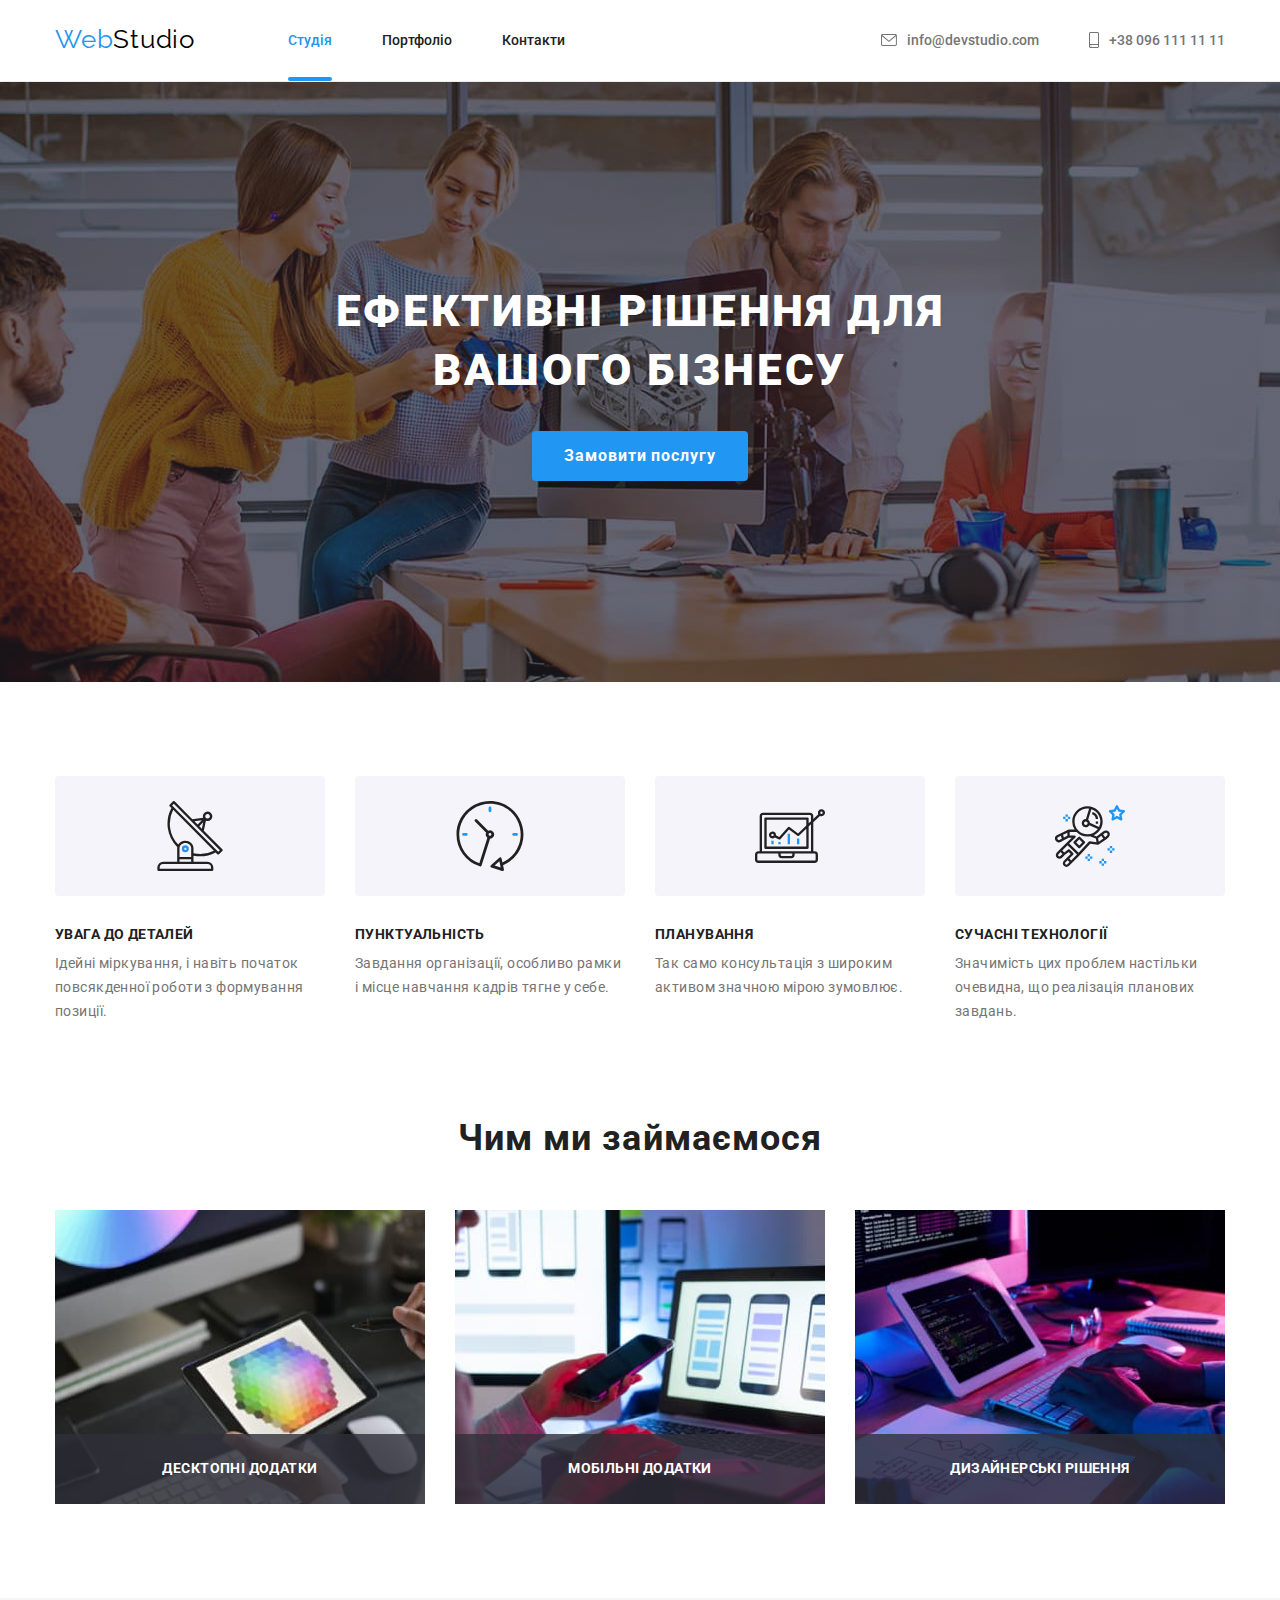
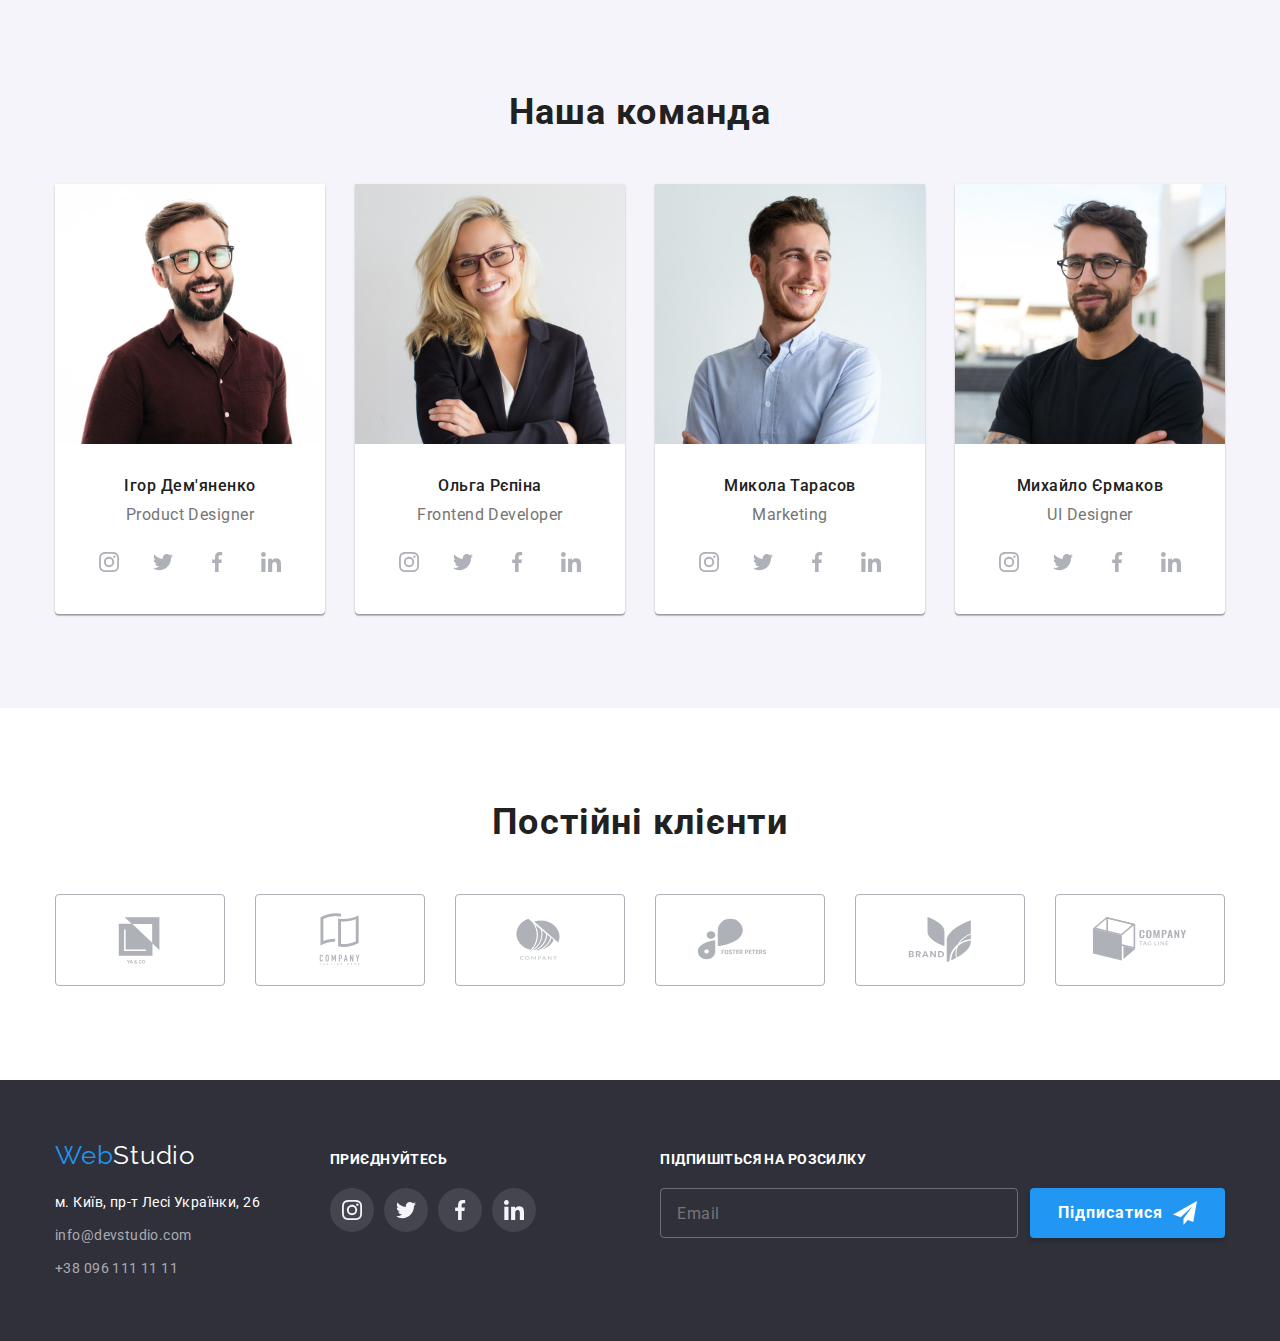
<file: index.html>
<!DOCTYPE html>
<html lang="uk">
<head>
    <meta charset="UTF-8">
    <meta http-equiv="X-UA-Compatible" content="IE=edge">
    <meta name="viewport" content="width=device-width, initial-scale=1.0">
    <title>Document</title>
    <link rel="preconnect" href="https://fonts.googleapis.com">
    <link rel="preconnect" href="https://fonts.gstatic.com" crossorigin>
    <link href="https://fonts.googleapis.com/css2?family=Raleway:wght@700&family=Roboto:wght@400;500;700;900&display=swap" rel="stylesheet">
    <link rel="stylesheet" href="https://cdnjs.cloudflare.com/ajax/libs/modern-normalize/1.0.0/modern-normalize.min.css"/>
    <link rel="stylesheet" href="./css/styles.css">
</head>
<body>
    <header class="header">
        <div class="container main-nav">  
            <nav class="header-nav">
                <a href="./index.html" class="logo"><span class="logo-accent">Web</span>Studio</a>
                <ul class="site-nav list">
                    <li class="item"><a href="./index.html" class="link current">Студія</a></li>
                    <li class="item"><a href="./portfolio.html" class="link">Портфоліо</a></li>
                    <li class="item"><a href="#" class="link">Контакти</a></li>
                </ul>
            </nav>
            <ul class="auth-nav list">
                <li class="item">
                    <a href="mailto:info@devstudio.com" class="link">
                        <svg class="mail-icon" width="16" height="12">
                            <use href="./img/icons_2.svg#icon-envelope-hover"></use>
                        </svg>
                        <span>info@devstudio.com</span>
                    </a>
                </li>
                <li class="item">
                    <a href="tel:+380961111111" class="link">
                        <svg class="tel-icon" width="10" height="16">
                            <use href="./img/icons_2.svg#icon-phone"></use>
                        </svg>
                        <span>+38 096 111 11 11</span>
                    </a>
                </li>
            </ul>
        </div>
    </header>
    <main>
        <section class="hero">
            <div class="container">
                <h1 class="hero-title">Ефективні рішення для вашого бізнесу</h1>
                <button type="button" class="hero-button" data-modal-open>Замовити послугу</button>
            </div>       
        </section>
        <section class="features">
            <div class="container">
                <h2 class="visually-hidden">Features</h2>
                <ul class="features-list list">
                    <li class="item">
                        <div class="features-icon-item">
                            <svg class="features-icon" width="70" height="70">
                                <use href="./img/icons_2.svg#icon-antenna"></use>
                            </svg>
                        </div>
                        <h3 class="features-title">УВАГА ДО ДЕТАЛЕЙ</h3>
                        <p class="fearures-description">Ідейні міркування, і навіть початок повсякденної роботи з формування позиції.</p>
                    </li>
                    <li class="item">
                        <div class="features-icon-item">
                            <svg class="features-icon" width="70" height="70">
                                <use href="./img/icons_2.svg#icon-clock"></use>
                            </svg>
                        </div>
                        <h3 class="features-title">ПУНКТУАЛЬНІСТЬ</h3>
                        <p class="fearures-description">Завдання організації, особливо рамки і місце навчання кадрів тягне у себе.</p>
                    </li>
                    <li class="item">
                        <div class="features-icon-item">
                            <svg class="features-icon" width="70" height="70">
                                <use href="./img/icons_2.svg#icon-diagram"></use>
                            </svg>
                        </div>
                        <h3 class="features-title">ПЛАНУВАННЯ</h3>
                        <p class="fearures-description">Так само консультація з широким активом значною мірою зумовлює.</p>
                    </li>
                    <li class="item">
                        <div class="features-icon-item">
                            <svg class="features-icon" width="70" height="70">
                                <use href="./img/icons_2.svg#icon-astronaut"></use>
                            </svg>
                        </div>
                        <h3 class="features-title">СУЧАСНІ ТЕХНОЛОГІЇ</h3>
                        <p class="fearures-description">Значимість цих проблем настільки очевидна, що реалізація планових завдань.</p>
                    </li>
                </ul>
            </div>   
        </section>
        <section class="work">
            <div class="container">
                <h2 class="work-title">Чим ми займаємося</h2>
                <ul class="work-list list">
                    <li class="work-photo">
                        <div class="work-image-group">
                            <img src="./img/img1sq.jpeg" alt="tablet" width="370" class="work-image">
                            <p class="work-description">Десктопні додатки</p>
                        </div>
                    </li>
                    <li class="work-photo">
                        <div class="work-image-group">
                            <img src="./img/img2sq.jpeg" alt="phone" width="370" class="work-image">
                            <p class="work-description">Мобільні додатки</p>
                        </div>
                    </li>
                    <li class="work-photo">
                        <div class="work-image-group">
                            <img src="./img/img3sq.jpeg" alt="laptop" width="370" class="work-image">
                            <p class="work-description">Дизайнерські рішення</p>
                        </div>
                    </li>
                </ul>
            </div>   
        </section>
        <section class="team">
            <div class="container">
                <h2 class="team-title">Наша команда</h2>
                <ul class="team-list list">
                    <li class="item">
                        <img src="./img/photo1sq.jpeg" alt="person1" width="270" class="person-photo">
                        <div class="team-text">
                            <h3 class="person-title">Ігор Дем'яненко</h3>
                            <p class="person-description">Product Designer</p>
                            <ul class="social-icon-group list">
                                <li class="social-item">
                                    <a href="" class="social-icon-link">
                                        <svg class="social-icon" width="20" height="20">
                                            <use href="./img/icons_2.svg#icon-instagram"></use>
                                        </svg>
                                    </a>
                                </li>
                                <li class="social-item">
                                    <a href="" class="social-icon-link">
                                        <svg class="social-icon" width="20" height="20">
                                            <use href="./img/icons_2.svg#icon-twitter"></use>
                                        </svg>
                                    </a>
                                </li>
                                <li class="social-item">
                                    <a href="" class="social-icon-link">
                                        <svg class="social-icon" width="20" height="20">
                                            <use href="./img/icons_2.svg#icon-facebook"></use>
                                        </svg>
                                    </a>
                                </li>
                                <li class="social-item">
                                    <a href="" class="social-icon-link">
                                        <svg class="social-icon" width="20" height="20">
                                            <use href="./img/icons_2.svg#icon-linkedin"></use>
                                        </svg>
                                    </a>
                                </li>
                            </ul>
                        </div>
                    </li>
                    <li class="item">
                        <img src="./img/photo2sq.jpeg" alt="person2" width="270" class="person-photo">
                        <div class="team-text">
                            <h3 class="person-title">Ольга Рєпіна</h3>
                            <p class="person-description">Frontend Developer</p>
                            <ul class="social-icon-group list">
                                <li class="social-item">
                                    <a href="" class="social-icon-link">
                                        <svg class="social-icon" width="20" height="20">
                                            <use href="./img/icons_2.svg#icon-instagram"></use>
                                        </svg>
                                    </a>
                                </li>
                                <li class="social-item">
                                    <a href="" class="social-icon-link">
                                        <svg class="social-icon" width="20" height="20">
                                            <use href="./img/icons_2.svg#icon-twitter"></use>
                                        </svg>
                                    </a>
                                </li>
                                <li class="social-item">
                                    <a href="" class="social-icon-link">
                                        <svg class="social-icon" width="20" height="20">
                                            <use href="./img/icons_2.svg#icon-facebook"></use>
                                        </svg>
                                    </a>
                                </li>
                                <li class="social-item">
                                    <a href="" class="social-icon-link">
                                        <svg class="social-icon" width="20" height="20">
                                            <use href="./img/icons_2.svg#icon-linkedin"></use>
                                        </svg>
                                    </a>
                                </li>
                            </ul>
                        </div>
                    </li>
                    <li class="item">
                        <img src="./img/photo3sq.jpeg" alt="person3" width="270" class="person-photo">
                        <div class="team-text">
                            <h3 class="person-title">Микола Тарасов</h3>
                            <p class="person-description">Marketing</p>
                            <ul class="social-icon-group list">
                                <li class="social-item">
                                    <a href="" class="social-icon-link">
                                        <svg class="social-icon" width="20" height="20">
                                            <use href="./img/icons_2.svg#icon-instagram"></use>
                                        </svg>
                                    </a>
                                </li>
                                <li class="social-item">
                                    <a href="" class="social-icon-link">
                                        <svg class="social-icon" width="20" height="20">
                                            <use href="./img/icons_2.svg#icon-twitter"></use>
                                        </svg>
                                    </a>
                                </li>
                                <li class="social-item">
                                    <a href="" class="social-icon-link">
                                        <svg class="social-icon" width="20" height="20">
                                            <use href="./img/icons_2.svg#icon-facebook"></use>
                                        </svg>
                                    </a>
                                </li>
                                <li class="social-item">
                                    <a href="" class="social-icon-link">
                                        <svg class="social-icon" width="20" height="20">
                                            <use href="./img/icons_2.svg#icon-linkedin"></use>
                                        </svg>
                                    </a>
                                </li>
                            </ul>
                        </div>
                    </li>
                    <li class="item">
                        <img src="./img/photo4sq.jpeg" alt="person4" width="270" class="person-photo">
                        <div class="team-text">
                            <h3 class="person-title">Михайло Єрмаков</h3>
                            <p class="person-description">UI Designer</p>
                            <ul class="social-icon-group list">
                                <li class="social-item">
                                    <a href="" class="social-icon-link">
                                        <svg class="social-icon" width="20" height="20">
                                            <use href="./img/icons_2.svg#icon-instagram"></use>
                                        </svg>
                                    </a>
                                </li>
                                <li class="social-item">
                                    <a href="" class="social-icon-link">
                                        <svg class="social-icon" width="20" height="20">
                                            <use href="./img/icons_2.svg#icon-twitter"></use>
                                        </svg>
                                    </a>
                                </li>
                                <li class="social-item">
                                    <a href="" class="social-icon-link">
                                        <svg class="social-icon" width="20" height="20">
                                            <use href="./img/icons_2.svg#icon-facebook"></use>
                                        </svg>
                                    </a>
                                </li>
                                <li class="social-item">
                                    <a href="" class="social-icon-link">
                                        <svg class="social-icon" width="20" height="20">
                                            <use href="./img/icons_2.svg#icon-linkedin"></use>
                                        </svg>
                                    </a>
                                </li>
                            </ul>
                        </div>
                    </li>
                </ul>
            </div>
            
        </section>
        <section class="clients">
            <div class="container">
                <h2 class="clients-title">Постійні клієнти</h2>
                <ul class="clients-list list">
                    <li class="clients-item">
                        <a href="" class="clients-link"><svg class="clients-icon" width="106" height="60"><use href="./img/icons_2.svg#icon-group"></use></svg></a>
                    </li>
                    <li class="clients-item">
                        <a href="" class="clients-link"><svg class="clients-icon" width="106" height="60"><use href="./img/icons_2.svg#icon-group-2"></use></svg></a>
                    </li>
                    <li class="clients-item">
                        <a href="" class="clients-link"><svg class="clients-icon" width="106" height="60"><use href="./img/icons_2.svg#icon-group-3"></use></svg></a>
                    </li>
                    <li class="clients-item">
                        <a href="" class="clients-link"><svg class="clients-icon" width="106" height="60"><use href="./img/icons_2.svg#icon-group-4"></use></svg></a>
                    </li>
                    <li class="clients-item">
                        <a href="" class="clients-link"><svg class="clients-icon" width="106" height="60"><use href="./img/icons_2.svg#icon-group-5"></use></svg></a>
                    </li>
                    <li class="clients-item">
                        <a href="" class="clients-link"><svg class="clients-icon" width="106" height="60"><use href="./img/icons_2.svg#icon-group-6"></use></svg></a>
                    </li>
                </ul>
            </div>
        </section>
    </main>
    <footer class="footer">
        <div class="footer-container container">
            <div class="addres-group">
                <a href="./index.html" class="footer-logo"><span class="logo-accent">Web</span>Studio</a>
                <address>
                    <ul class="footer-address list">
                        <li class="address-location"><a href="https://goo.gl/maps/7NMh1C5xexV4g5YN8" target="_blank" rel="noreferrer noopener nofollow" class="link">м. Київ, пр-т Лесі Українки, 26</a></li>
                        <li class="address-mail"><a href="mailto:info@devstudio.com" class="link">info@devstudio.com</a></li>
                        <li class="address-tel"><a href="tel:+380961111111" class="link">+38 096 111 11 11</a></li>
                    </ul>
                </address>
            </div>
            <div class="footer-social-group">
                <p class="social-discription">приєднуйтесь</p>
                    <ul class="footer-social-icon-group list">
                        <li class="footer-social-item">
                            <a href="" class="footer-social-icon-link">
                                <svg class="footer-social-icon" width="20" height="20">
                                    <use href="./img/icons_2.svg#icon-instagram"></use>
                                </svg>
                            </a>
                        </li>
                        <li class="footer-social-item">
                            <a href="" class="footer-social-icon-link">
                                <svg class="footer-social-icon" width="20" height="20">
                                    <use href="./img/icons_2.svg#icon-twitter"></use>
                                </svg>
                            </a>
                        </li>
                        <li class="footer-social-item">
                            <a href="" class="footer-social-icon-link">
                                <svg class="footer-social-icon" width="20" height="20">
                                    <use href="./img/icons_2.svg#icon-facebook"></use>
                                </svg>
                            </a>
                        </li>
                        <li class="footer-social-item">
                            <a href="" class="footer-social-icon-link">
                                <svg class="footer-social-icon" width="20" height="20">
                                    <use href="./img/icons_2.svg#icon-linkedin"></use>
                                </svg>
                            </a>
                        </li>
                    </ul>
            </div>
            <div class="footer-mailing-group">
                <p class="mailing-discription">Підпишіться на розсилку</p>
                <form action="mailing-group" class="mailing-group">
                    <label for="email"></label>
                    <input type="email" name="email" id="email" placeholder="Email" class="email-wrapper"/>
                    <button type="submit" class="submit-button">
                        <span>Підписатися</span> 
                        <svg class="mailing-icon" width="24" height="24">
                            <use href="./img/icons_2.svg#icon-send"></use>
                        </svg>
                    </button>
                </form>
                    
            </div>
        </div>
    </footer>
    <div class="modal-backdrop is-hidden" data-modal>
        <div class="modal">
            <div class="close-sign" data-modal-close>
                <svg class="modal-icon" width="11" height="11">
                    <use href="./img/icons_2.svg#icon-close"></use>
                </svg>
            </div>
            <form name="modal-form" class="modal-form">
                <p class="modal-title">Залиште свої дані, ми вам передзвонимо</p>

                <div class="form-item">
                    <label for="username" class="modal-label">Ім'я</label>
                    <div class="input-icon-group">
                        <input type="text" name="username" id="username" class="modal-input"/>
                        <svg class="modal-username-icon" width="18" height="18">
                            <use href="./img/icons_2.svg#icon-person"></use>
                        </svg>
                    </div>
                    
                </div>

                <div class="form-item">
                    <label for="tel" class="modal-label">Телефон</label>
                    <div class="input-icon-group">
                        <input type="tel" name="email" id="tel" class="modal-input"/>
                        <svg class="modal-phone-icon" width="18" height="18">
                            <use href="./img/icons_2.svg#icon-phone2"></use>
                        </svg>
                    </div>
                </div>
                
                <div class="form-item">
                    <label for="modal-email" class="modal-label">Пошта</label>   
                    <div class="input-icon-group">
                        <input type="email" name="email" id="modal-email" class="modal-input"/>
                        <svg class="modal-mail-icon" width="18" height="18">
                            <use href="./img/icons_2.svg#icon-email2"></use>
                        </svg> 
                    </div>
                </div>
                
                <div class="form-area">
                    <label for="feedback" class="modal-label">Коментар</label>  
                    <textarea name="feedback" id="feedback" placeholder="Введіть текст" class="modal-textarea"></textarea>    
                </div>
                
                <div class="form-rules">
                    <label for="policy" class="form-policy">
                      <input type="checkbox" name="policy" id="policy" class="checkbox visually-hidden">
                    <span class="check-icon"></span>
                      Погоджуюся з розсилкою та приймаю <a href="#" class="checkbox-link">Умови договору</a></label>
                </div>
                <button type="submit" class="modal-submit-button">Відправити</button>
            </form>
        </div>
    </div>
    <script src="./js/modal.js"></script>
</body>
</html>
</file>
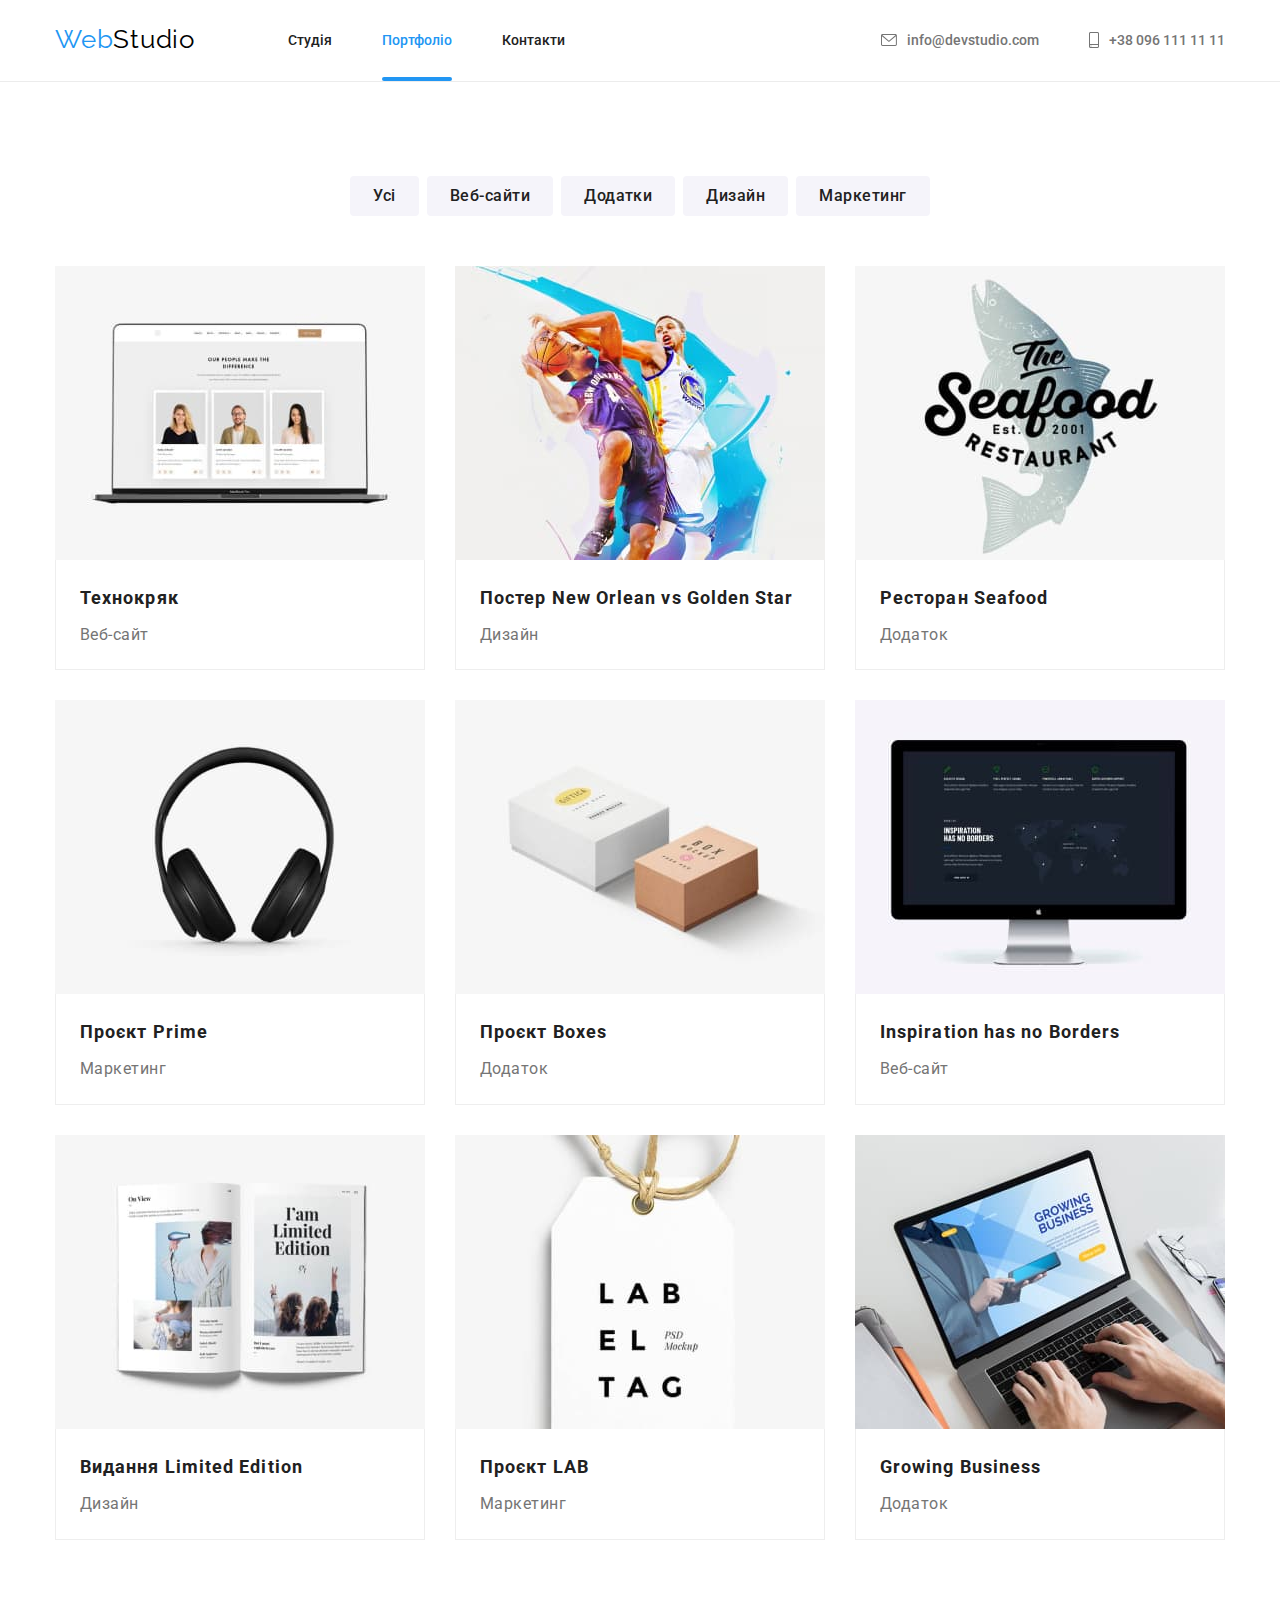
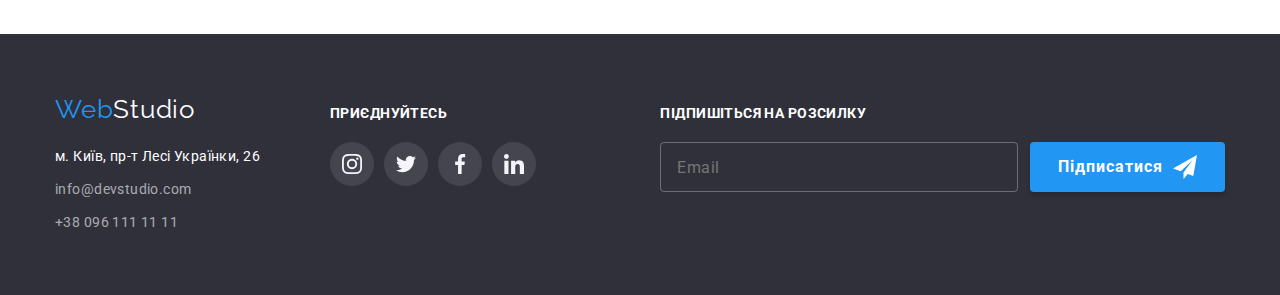
<file: portfolio.html>
<!DOCTYPE html>
<html lang="uk">
<head>
    <meta charset="UTF-8">
    <meta http-equiv="X-UA-Compatible" content="IE=edge">
    <meta name="viewport" content="width=device-width, initial-scale=1.0">
    <title>Document</title>
    <link rel="preconnect" href="https://fonts.googleapis.com">
    <link rel="preconnect" href="https://fonts.gstatic.com" crossorigin>
    <link href="https://fonts.googleapis.com/css2?family=Raleway:wght@700&family=Roboto:wght@400;500;700;900&display=swap" rel="stylesheet">
    <link rel="stylesheet" href="https://cdnjs.cloudflare.com/ajax/libs/modern-normalize/1.0.0/modern-normalize.min.css"/>
    <link rel="stylesheet" href="./css/styles.css">
</head>
<body>
    <header class="header">
        <div class="container main-nav">  
            <nav class="header-nav">
                <a href="./index.html" class="logo"><span class="logo-accent">Web</span>Studio</a>
                <ul class="site-nav list">
                    <li class="item"><a href="./index.html" class="link">Студія</a></li>
                    <li class="item"><a href="./portfolio.html" class="link current">Портфоліо</a></li>
                    <li class="item"><a href="#" class="link">Контакти</a></li>
                </ul>
            </nav>
            <ul class="auth-nav list">
                <li class="item">
                    <a href="mailto:info@devstudio.com" class="link">
                        <svg class="mail-icon" width="16" height="12">
                            <use href="./img/icons_2.svg#icon-envelope-hover"></use>
                        </svg>
                        <span>info@devstudio.com</span>
                    </a>
                </li>
                <li class="item">
                    <a href="tel:+380961111111" class="link">
                        <svg class="tel-icon" width="10" height="16">
                            <use href="./img/icons_2.svg#icon-phone"></use>
                        </svg>
                        <span>+38 096 111 11 11</span>
                    </a>
                </li>
            </ul>
        </div>
    </header>
    <main>
        <section class="filters">
            <div class="container">
                <h1 class="visually-hidden">Portfolio</h1>
                <ul class="buttons list">
                    <li class="item"><button type="button" class="button">Усі</button></li>
                    <li class="item"><button type="button" class="button">Веб-сайти</button></li>
                    <li class="item"><button type="button" class="button">Додатки</button></li>
                    <li class="item"><button type="button" class="button">Дизайн</button></li>
                    <li class="item"><button type="button" class="button">Маркетинг</button></li>
                </ul>
                <ul class="portfolio-list list">
                    <li class="portfolio-item">
                        <a href="#" class="items">                          
                            <div class="img-wrapper">
                                <img src="./img/port_1sq.jpeg" alt="portfolio_1" width="370" class="portfolio-image">
                                <p class="img-description">Ресурс пропонує комплексні пропозиції з різним рівнем функціоналу та сервісів. Все це дозволить відвідувачу отримати вичерпні відомості про компанію чи приватну особу.</p>
                            </div>
                            <div class="border-items">
                                <h2 class="portfolio-title">Технокряк</h2>
                                <p class="portfolio-description">Веб-сайт</p>
                            </div>
                        </a>
                    </li>
                    <li class="portfolio-item">
                        <a href="#" class="items">
                            <div class="img-wrapper">
                                <img src="./img/port_2sq.jpeg" alt="portfolio_2" width="370" class="portfolio-image">
                                <p class="img-description">Ресурс пропонує комплексні пропозиції з різним рівнем функціоналу та сервісів. Все це дозволить відвідувачу отримати вичерпні відомості про компанію чи приватну особу.</p> 
                            </div>                                                  
                            <div class="border-items">
                                <h2 class="portfolio-title">Постер New Orlean vs Golden Star</h2>
                                <p class="portfolio-description">Дизайн</p>
                            </div>
                        </a>
                    </li>
                    <li class="portfolio-item">
                        <a href="#" class="items">
                            <div class="img-wrapper">
                                <img src="./img/port_3sq.jpeg" alt="portfolio_3" width="370" class="portfolio-image">
                                <p class="img-description">Ресурс пропонує комплексні пропозиції з різним рівнем функціоналу та сервісів. Все це дозволить відвідувачу отримати вичерпні відомості про компанію чи приватну особу.</p>
                            </div>                           
                            <div class="border-items">
                                <h2 class="portfolio-title">Ресторан Seafood</h2>
                                <p class="portfolio-description">Додаток</p>
                            </div>
                        </a>  
                    </li>
                    <li class="portfolio-item">
                        <a href="#" class="items">
                            <div class="img-wrapper">
                                <img src="./img/port_4sq.jpeg" alt="portfolio_4" width="370" class="portfolio-image">
                                <p class="img-description">Ресурс пропонує комплексні пропозиції з різним рівнем функціоналу та сервісів. Все це дозволить відвідувачу отримати вичерпні відомості про компанію чи приватну особу.</p>
                            </div>                           
                            <div class="border-items">
                                <h2 class="portfolio-title">Проєкт Prime</h2>
                                <p class="portfolio-description">Маркетинг</p>
                            </div>
                        </a>
                    </li>
                    <li class="portfolio-item">
                        <a href="#" class="items">
                            <div class="img-wrapper">
                                <img src="./img/port_5sq.jpeg" alt="portfolio_5" width="370" class="portfolio-image">
                                <p class="img-description">Ресурс пропонує комплексні пропозиції з різним рівнем функціоналу та сервісів. Все це дозволить відвідувачу отримати вичерпні відомості про компанію чи приватну особу.</p>
                            </div>                           
                            <div class="border-items">
                                <h2 class="portfolio-title">Проєкт Boxes</h2>
                                <p class="portfolio-description">Додаток</p>
                            </div>
                        </a>
                    </li>
                    <li class="portfolio-item">
                        <a href="#" class="items">
                            <div class="img-wrapper">
                                <img src="./img/port_6sq.jpeg" alt="portfolio_6" width="370" class="portfolio-image">
                                <p class="img-description">Ресурс пропонує комплексні пропозиції з різним рівнем функціоналу та сервісів. Все це дозволить відвідувачу отримати вичерпні відомості про компанію чи приватну особу.</p>
                            </div>                          
                            <div class="border-items">
                                <h2 class="portfolio-title">Inspiration has no Borders</h2>
                                <p class="portfolio-description">Веб-сайт</p>
                            </div>
                        </a>
                    </li>
                    <li class="portfolio-item">
                        <a href="#" class="items">
                            <div class="img-wrapper">
                                <img src="./img/port_7sq.jpeg" alt="portfolio_7" width="370" class="portfolio-image">
                                <p class="img-description">Ресурс пропонує комплексні пропозиції з різним рівнем функціоналу та сервісів. Все це дозволить відвідувачу отримати вичерпні відомості про компанію чи приватну особу.</p>
                            </div>                           
                            <div class="border-items">
                                <h2 class="portfolio-title">Видання Limited Edition</h2>
                                <p class="portfolio-description">Дизайн</p>
                            </div>
                        </a>
                    </li>
                    <li class="portfolio-item">
                        <a href="#" class="items">
                            <div class="img-wrapper">
                                <img src="./img/port_8sq.jpeg" alt="portfolio_8" width="370" class="portfolio-image">
                                <p class="img-description">Ресурс пропонує комплексні пропозиції з різним рівнем функціоналу та сервісів. Все це дозволить відвідувачу отримати вичерпні відомості про компанію чи приватну особу.</p>
                            </div>                      
                            <div class="border-items">
                                <h2 class="portfolio-title">Проєкт LAB</h2>
                                <p class="portfolio-description">Маркетинг</p>
                            </div>
                        </a>
                    </li>
                    <li class="portfolio-item">
                        <a href="#" class="items">
                            <div class="img-wrapper">
                                <img src="./img/port_9sq.jpeg" alt="portfolio_9" width="370" class="portfolio-image">
                                <p class="img-description">Ресурс пропонує комплексні пропозиції з різним рівнем функціоналу та сервісів. Все це дозволить відвідувачу отримати вичерпні відомості про компанію чи приватну особу.</p>
                            </div>
                            <div class="border-items">
                                <h2 class="portfolio-title">Growing Business</h2>
                                <p class="portfolio-description">Додаток</p>
                            </div>
                        </a>
                    </li>
                </ul>
            </div>
        </section>
    </main>
    <footer class="footer">
        <div class="footer-container container">
            <div class="addres-group">
                <a href="./index.html" class="footer-logo"><span class="logo-accent">Web</span>Studio</a>
                <address>
                    <ul class="footer-address list">
                        <li class="address-location"><a href="https://goo.gl/maps/7NMh1C5xexV4g5YN8" target="_blank" rel="noreferrer noopener nofollow" class="link">м. Київ, пр-т Лесі Українки, 26</a></li>
                        <li class="address-mail"><a href="mailto:info@devstudio.com" class="link">info@devstudio.com</a></li>
                        <li class="address-tel"><a href="tel:+380961111111" class="link">+38 096 111 11 11</a></li>
                    </ul>
                </address>
            </div>
            <div class="footer-social-group">
                <p class="social-discription">приєднуйтесь</p>
                    <ul class="footer-social-icon-group list">
                        <li class="footer-social-item">
                            <a href="" class="footer-social-icon-link">
                                <svg class="footer-social-icon" width="20" height="20">
                                    <use href="./img/icons_2.svg#icon-instagram"></use>
                                </svg>
                            </a>
                        </li>
                        <li class="footer-social-item">
                            <a href="" class="footer-social-icon-link">
                                <svg class="footer-social-icon" width="20" height="20">
                                    <use href="./img/icons_2.svg#icon-twitter"></use>
                                </svg>
                            </a>
                        </li>
                        <li class="footer-social-item">
                            <a href="" class="footer-social-icon-link">
                                <svg class="footer-social-icon" width="20" height="20">
                                    <use href="./img/icons_2.svg#icon-facebook"></use>
                                </svg>
                            </a>
                        </li>
                        <li class="footer-social-item">
                            <a href="" class="footer-social-icon-link">
                                <svg class="footer-social-icon" width="20" height="20">
                                    <use href="./img/icons_2.svg#icon-linkedin"></use>
                                </svg>
                            </a>
                        </li>
                    </ul>
            </div>
            <div class="footer-mailing-group">
                <p class="mailing-discription">Підпишіться на розсилку</p>
                <form action="mailing-group" class="mailing-group">
                    <label for="email"></label>
                    <input type="email" name="email" id="email" placeholder="Email" class="email-wrapper"/>
                    <button type="submit" class="submit-button">
                        <span>Підписатися</span> 
                        <svg class="mailing-icon" width="24" height="24">
                            <use href="./img/icons_2.svg#icon-send"></use>
                        </svg>
                    </button>
                </form>
                    
            </div>
        </div>
    </footer>
</body>
</html>
</file>
<file: css/styles.css>
:root {
    --primaty-text-color:#757575;
    --title-text-color:#212121;
    --accent-color:#2196F3;
    --logo-black-color:#000000;
    --text-white-color:#ffffff;
    --bg-color:#2F303A;
    --address-white-opacity-color:rgba(255, 255, 255, 0.6);
    --team-color-bg:#F5F4FA;
    --button-active-blue:#188CE8;
    --header-border-line:#ECECEC;
    --border-portfolio-color:#EEEEEE;
    --icon-color:#AFB1B8;
}

body {
    font-family: 'Roboto', sans-serif;
    font-size: 14px;
    background-color: var(--text-white-color);
    color: var(--primaty-text-color);
}

.visually-hidden {
    position: absolute;
    width: 1px;
    height: 1px;
    margin: -1px;
    border: 0;
    padding: 0;
    
    white-space: nowrap;
    clip-path: inset(100%);
    clip: rect(0 0 0 0);
    overflow: hidden;
}
a {
    text-decoration: none;
}

.list {
    padding: 0;
    margin: 0;
    list-style: none;
}

.container {
    margin-left: auto;
    margin-right: auto;
    padding-left: 15px;
    padding-right: 15px;
    width: 1200px;
}

h1,
h2,
h3,
h4,
h5,
h6,
p {
	margin: 0;
}

/* header */

.header{
    border-bottom-width: 1px;
    border-bottom-style: solid;
    border-bottom-color: var(--header-border-line);
}

.main-nav, .header-nav{
    display: flex;
    align-items: center;
}

.logo {
    color: var(--logo-black-color);
    padding: 24px 0 25px 0;

    font-family: 'Raleway', sans-serif;
    font-size: 26px;
    line-height: 1.19;
    letter-spacing: 0.03em;   
}

.logo-accent {
    color: var(--accent-color);
}

.site-nav {
    display: flex;
    margin-left: 93px;
}

.site-nav .item + .item {
    margin-left: 50px;
}

.site-nav, .auth-nav {
    font-weight: 500;
    line-height: 1.19;

}

.site-nav .link {
    display: block;
    padding-top: 32px;
    padding-bottom: 32px;

    color: var(--title-text-color);

    transition: color 250ms cubic-bezier(0.4, 0, 0.2, 1);
}

.site-nav .link:hover,
.site-nav .link:focus {
    color: var(--accent-color);
}

.site-nav .link.current {
    color: var(--accent-color);
    position: relative;
}

.site-nav .link.current::after{
    content:" ";
    display: block;
    width: 100%;
    height: 4px;
    border-radius: 2px;
    background-color: var(--accent-color);
    position: absolute;
    bottom: 0;
    left: 0;
}

.auth-nav {
    display: flex;
    margin-left: auto;
}

.auth-nav .item{
    display: flex;
    align-items: center;
}

.mail-icon{
    margin-right: 10px;
    fill: currentColor;
    width: 16px;
    height: 12px;
}

.tel-icon{
    margin-right: 10px;
    fill: currentColor;
    width: 10px;
    height: 16px;
}



.auth-nav .item + .item {
    margin-left: 50px;
}

.auth-nav .link {
    color: var(--primaty-text-color);
    display:flex;
    align-items: center;
    transition: color 250ms cubic-bezier(0.4, 0, 0.2, 1);
}

.auth-nav .link:hover,
.auth-nav .link:focus {
    color: var(--accent-color);
}

/* main */
/* hero */
 .hero {
    max-width: 1600px;
    height: 600px;
    text-align: center;
    padding: 200px 0;
    margin-left: auto;
    margin-right: auto;
    background-color: var(--bg-color);
    background-image: linear-gradient(rgba(47, 48, 58, 0.4), rgba(47, 48, 58, 0.4)), url(../img/background-img.jpg);
    background-position: center;
    background-repeat: no-repeat;
 }

 .hero-title {
    margin: 0px auto 30px auto;
    width: 696px;

    color: var(--text-white-color);
    font-weight: 900;
    font-size: 44px;
    line-height: 1.36;
    letter-spacing: 0.06em;
    text-transform: uppercase;
 }

 .hero-button {
   
    margin: 0 auto;

    border: none;
    border-radius: 4px;

    background-color: var(--accent-color);
    color: var(--text-white-color);  
    font-size: 16px;
    line-height: 1.87;
    font-weight: 700;
    font-family:inherit;
    letter-spacing: 0.06em;
    height: 50px;
    width: 216px;

    cursor: pointer;
    display: flex;
    align-items: center;
    justify-content: center;

    transition: background-color 250ms cubic-bezier(0.4, 0, 0.2, 1), 
                box-shadow 250ms cubic-bezier(0.4, 0, 0.2, 1);
 }

 .hero-button:hover,
 .hero-button:focus {
    background-color: var(--button-active-blue);
    box-shadow: 0px 4px 4px rgba(0, 0, 0, 0.15);
 }

 /* features */
 .features {
    padding: 94px 0 94px 0;
 }

 .features-list{ 
    display: flex;
    gap: 30px;
 }

 .features-list .item {
    width: 270px;
 }

 .features-icon-item{
    height: 120px;
    width: 270px;
    border-radius: 4px;
    background-color: var(--team-color-bg);
    margin-bottom: 30px;
    display: flex;
    justify-content: center;
    align-items: center;
 }

.features-title {
    margin-bottom: 10px;
    margin-top: 0;

    color: var(--title-text-color);
    font-size: 14px;
    line-height: 1.19;
    letter-spacing: 0.03em;
    text-transform: uppercase;
    
}

.fearures-description{
    margin-top: 0;

    color: var(--primaty-text-color);
    line-height: 1.71;
    letter-spacing: 0.03em;
}

/* work */
.work {
    padding-bottom: 94px;
}

.work-title {
    margin-top: 0;
    margin-bottom: 50px;

    color: var(--title-text-color);
    font-size: 36px;
    line-height: 1.16;
    text-align: center;
    letter-spacing: 0.03em;
}

.work-list{
    display: flex;
    gap: 30px;
}

.work-image-group{
    position: relative;
}

.work-image{
    display: block;
}

.work-description{
    width: 100%;
    height: 70px;
    background-color: rgba(47, 48, 58, 0.8);
    color: var(--text-white-color);
    display: flex;
    align-items: center;
    justify-content: center;
    font-weight: 700;
    line-height: 1.14;
    letter-spacing: 0.03em;
    text-transform: uppercase;
    position: absolute;
    bottom: 0;
    left: 0;
}

/* team */
.team {
    background-color: var(--team-color-bg);
    padding: 94px 0 94px 0;
}
.team-list{
    display: flex;
    gap: 30px;
}

.team-list .item {
    background-color: var(--text-white-color);
    box-shadow: 0px 1px 3px rgba(0, 0, 0, 0.12), 
                0px 1px 1px rgba(0, 0, 0, 0.14), 
                0px 2px 1px rgba(0, 0, 0, 0.2);
    border-radius: 0px 0px 4px 4px;
    width: 270px;
}

.social-icon-group{
    display: flex;
    justify-content: center;
}

.social-item{
    width: 44px;
    height: 44px;
    margin-right: 10px;
   
}

.social-item:last-child{
    margin-right: 0;
}

.social-icon-link{
    width: 100%;
    height: 100%;
    display: flex;
    align-items: center;
    justify-content: center;
    border-radius: 50%;
    background-color: var(--text-white-color);
    color: var(--icon-color);

    transition: background-color 250ms cubic-bezier(0.4, 0, 0.2, 1), 
                color 250ms cubic-bezier(0.4, 0, 0.2, 1);
}

.social-icon-link:hover,
.social-icon-link:focus {
    background-color: var(--accent-color);
    color: var(--text-white-color);
}

.social-icon{
    fill: currentColor;

}


.team-title {
    margin-bottom: 50px;
    color: var(--title-text-color);
    font-size: 36px;
    line-height: 1.16;
    text-align: center;
    letter-spacing: 0.03em;
}

.team-text {
    padding: 30px 0;
}


.person-title {
    margin-top: 0;
    margin-bottom: 10px;

    color: var(--title-text-color);
    font-weight: 500;
    font-size: 16px;
    line-height: 1.18;
    text-align: center;
    letter-spacing: 0.03em;
}

.person-description {
    margin-bottom: 16px;
    color: var(--primaty-text-color);
    font-size: 16px;
    line-height: 1.18;
    text-align: center;
    letter-spacing: 0.03em;  
}

/* clients */

.clients{
    padding-top: 94px;
    padding-bottom: 94px;

}

.clients-list{
    display: flex;
    gap: 30px;
}

.clients-item{
    width: 170px;
    height: 92px;
    

}

.clients-title{
    margin-bottom: 50px;
    color: var(--title-text-color);
    font-size: 36px;
    line-height: 1.16;
    text-align: center;
    letter-spacing: 0.03em;
}

.clients-link{
    width: 100%;
    height: 100%;
    display: flex;
    align-items: center;
    justify-content: center;
    background-color: var(--text-white-color);
    color: var(--icon-color);
    border: 1px solid #AFB1B8;
    border-radius: 4px;

    transition: color 250ms cubic-bezier(0.4, 0, 0.2, 1), 
                border 250ms cubic-bezier(0.4, 0, 0.2, 1);
}

.clients-link:hover,
.clients-link:focus {
    color: var(--accent-color);
    border: 1px solid var(--accent-color);
}

.clients-icon{
    fill: currentColor;
}

/* filters */
.filters {
    padding: 94px 0;
}

.buttons {
    display: flex;
    justify-content: center;
    margin-bottom: 50px;
}

.buttons .item + .item{
    margin-left: 8px;
}

.buttons .button {
    padding: 6px 22px;

    border-radius: 4px;
    border: 1px solid transparent;
    color: var(--title-text-color);
    background-color: var(--team-color-bg);
 
    font-weight: 500;
    font-size: 16px;
    line-height: 1.62;
    text-align: center;
    letter-spacing: 0.03em;
    font-family:inherit;

    cursor: pointer;

    transition: color 250ms cubic-bezier(0.4, 0, 0.2, 1), 
                background-color 250ms cubic-bezier(0.4, 0, 0.2, 1), 
                box-shadow 250ms cubic-bezier(0.4, 0, 0.2, 1);
}

.buttons .button:hover,
.buttons .button:focus {
    color: var(--text-white-color);
    background-color: var(--accent-color);
    box-shadow: 0px 3px 1px rgba(0, 0, 0, 0.1), 
                0px 1px 2px rgba(0, 0, 0, 0.08), 
                0px 2px 2px rgba(0, 0, 0, 0.12);
}

/* portfolio */
.portfolio-list {
    display: flex;
    flex-wrap: wrap;
    gap: 30px;
}

.portfolio-item {
    width: 370px;
}

.portfolio-item .items{
    display: block;

    transition: box-shadow 250ms cubic-bezier(0.4, 0, 0.2, 1);
}

.portfolio-item .items:hover,
.portfolio-item .items:focus{
    box-shadow: 0px 1px 1px rgba(0, 0, 0, 0.12), 0px 4px 4px rgba(0, 0, 0, 0.06), 1px 4px 6px rgba(0, 0, 0, 0.16);
}
.portfolio-item .items:hover .img-description,
.portfolio-item .items:focus .img-description{
    transform: translateY(0);
}

.border-items {
    display: block;
    border-left: 1px solid var(--border-portfolio-color);
    border-right: 1px solid var(--border-portfolio-color);
    border-bottom: 1px solid var(--border-portfolio-color);
    padding: 20px 0 20px 24px;
}
.portfolio-image {
    display: block;
}

.img-wrapper{
    position: relative;
    overflow: hidden;
 
}

.img-description{
    background-color: rgba(33, 150, 243, 0.9);
    font-size: 18px;
    line-height: 1.56;
    letter-spacing: 0.03em;
    color: #FFFFFF;
    position: absolute;
    top: 0;
    bottom: 0;
    left: 0;
    right: 0;
    display: flex;
    align-items: center;
    justify-content: center;
    padding: 0 24px;

    transform: translateY(100%);
    transition: transform 250ms cubic-bezier(0.4, 0, 0.2, 1);
}



.portfolio-title {
    margin-bottom: 4px;
    color: var(--title-text-color);

    font-size: 18px;
    line-height: 2;
    letter-spacing: 0.06em;
    
}

.portfolio-description {
    color: var(--primaty-text-color);
    margin: 0;

    font-size: 16px;
    line-height: 1.87;
    letter-spacing: 0.03em;
    
}

/* footer */
.footer {
    background-color: var(--bg-color);
    padding: 60px 0;
}

.footer-container{
    display: flex;
    align-items: baseline;
}

.addres-group{
    margin-right: 70px;
}

.footer-logo {
    margin-bottom: 20px;
    display: inline-block;

    color: var(--text-white-color);  
    font-family: 'Raleway', sans-serif;
    font-size: 26px;
    line-height: 1.19;
    letter-spacing: 0.03em;
}

 .footer-address {
    font-style: normal;
    font-weight: 400;
    line-height: 1.71;
    letter-spacing: 0.03em;
 }

 .address-location, .address-mail {
    margin-top: 0;
    margin-bottom: 9px;
 }

 .address-location .link {
    color: var(--text-white-color);

    transition: color 250ms cubic-bezier(0.4, 0, 0.2, 1);
 }

 .address-location .link:hover,
 .address-location .link:focus {
    color: var(--accent-color);
 }

 .address-mail .link {
    color: var(--address-white-opacity-color);
    transition: color 250ms cubic-bezier(0.4, 0, 0.2, 1);
 }

 .address-mail .link:hover,
 .address-mail .link:focus {
    color: var(--accent-color);
 }

.address-tel {
    margin-top: 0;
 }

 .address-tel .link {
    color: var(--address-white-opacity-color);
    transition: color 250ms cubic-bezier(0.4, 0, 0.2, 1);
 }

 .address-tel .link:hover,
 .address-tel .link:focus {
    color: var(--accent-color);
 }



 .social-discription, .mailing-discription{
    margin-bottom: 20px;
    font-weight: 700;
    line-height: 1.14;
    letter-spacing: 0.03em;
    text-transform: uppercase;
    color: var(--text-white-color);
 }

 .footer-social-icon-group{
    display: flex;
    justify-content: center;
}

.footer-social-item{
    width: 44px;
    height: 44px;
    margin-right: 10px;
   
}

.footer-social-item:last-child{
    margin-right: 0;
}

.footer-social-icon-link{
    width: 100%;
    height: 100%;
    display: flex;
    align-items: center;
    justify-content: center;
    border-radius: 50%;
    background-color: rgba(255, 255, 255, 0.1);;
    color: var(--team-color-bg);

    transition: color 250ms cubic-bezier(0.4, 0, 0.2, 1), background-color 250ms cubic-bezier(0.4, 0, 0.2, 1);
}

.footer-social-icon-link:hover,
.footer-social-icon-link:focus {
    background-color: var(--accent-color);
    color: var(--text-white-color);
}

.footer-social-icon{
    fill: currentColor;
}

.footer-mailing-group{
    margin-right: 0;
    margin-left: auto;
}

.mailing-group{
    display: flex;
}

.email-wrapper{
    width: 358px;
    height: 50px;
    border: 1px solid rgba(255, 255, 255, 0.3);
    border-radius: 4px;
    background-color: transparent;
    font-size: 16px;
    line-height: 1.25;
    display: flex;
    align-items: center;
    letter-spacing: 0.03em;
    color: rgba(255, 255, 255, 0.6);
    padding-left: 16px;
}

.submit-button{
    background-color: var(--accent-color);
    color: var(--text-white-color);
    font-weight: 700;
    font-size: 16px;
    line-height: 1.88;
    display: flex;
    align-items: center;
    text-align: center;
    letter-spacing: 0.06em;
    box-shadow: 0px 4px 4px rgba(0, 0, 0, 0.15);
    border: none;
    border-radius: 4px;
    height: 50px;
    padding: 0 28px;
    cursor: pointer;
    margin-left: 12px;
}

.mailing-icon{
    margin-left: 10px;
}



/* modal */

.is-hidden{
    visibility: hidden;
    opacity: 0;
    pointer-events: none;

}

.modal-backdrop.is-hidden .modal{
    scale: 0.5;
}

.modal-backdrop{
    display: flex;
    align-items: center;
    justify-content: center;
    position: fixed;
    top: 0;
    right: 0;
    left: 0;
    bottom: 0;
    background-color: rgba(0, 0, 0, 0.2);
    transition: opacity 500ms, visibility 500ms;
}

.modal{
    width: 528px;
    height: 581px;
    background-color: var(--text-white-color);
    box-shadow: 0px 1px 3px rgba(0, 0, 0, 0.12), 
                0px 1px 1px rgba(0, 0, 0, 0.14), 
                0px 2px 1px rgba(0, 0, 0, 0.2);
    border-radius: 4px;
    position: relative;
    transition: scale 500ms;
    transform-origin: center;
}

.modal-form{
    padding: 40px;
    display: flex;
    flex-direction: column;
    align-items: center;

}


.close-sign{
    width: 30px;
    height: 30px;
    border: 1px solid rgba(0, 0, 0, 0.1);
    border-radius: 50%;
    position: absolute;
    top: 8px;
    right: 8px;
    display: flex;
    align-items: center;
    justify-content: center;
    cursor: pointer;
    color: var(--logo-black-color);

    transition: color 250ms cubic-bezier(0.4, 0, 0.2, 1);
}

.close-sign:hover{
    color:var(--accent-color)
}

.modal-title{
    color: var(--title-text-color);
    font-weight: 700;
    font-size: 20px;
    line-height: 1.15;
    text-align: center;
    letter-spacing: 0.03em;
    margin-bottom: 12px;
}

.form-item{
    width: 100%;
    margin-bottom: 10px;
    display: grid;
}

.form-area{
    width: 100%;
    margin-bottom: 20px;
    display: grid;
}

.input-icon-group{
    color: var(--title-text-color);
    transition: color 250ms cubic-bezier(0.4, 0, 0.2, 1);
}


.input-icon-group:hover,
.input-icon-group:focus{
    color: var(--accent-color);
}



.modal-label{
    display: inline-block;
    color: var(--primaty-text-color);
    font-size: 12px;
    line-height: 1.16;
    letter-spacing: 0.01em;
    margin-bottom: 4px;
}

.input-icon-group{
    position: relative;
}

.modal-input{
    height: 40px;
    width: 100%;
    border: 1px solid rgba(33, 33, 33, 0.2);
    border-radius: 4px;

    padding-left: 42px;
    transition: border 250ms cubic-bezier(0.4, 0, 0.2, 1);
}

.modal-input:hover,
.modal-input:focus {
    border: 1px solid var(--accent-color);
}

.modal-input:hover + .modal-username-icon,
.modal-input:focus + .modal-username-icon{
    fill: var(--accent-color);
}

.modal-input:hover + .modal-phone-icon,
.modal-input:focus + .modal-phone-icon{
    fill: var(--accent-color);
}

.modal-input:hover + .modal-mail-icon,
.modal-input:focus + .modal-mail-icon{
    fill: var(--accent-color);
}

.modal-textarea{
    height: 120px;
    width: 100%;
    resize: none;
    border: 1px solid rgba(33, 33, 33, 0.2);
    border-radius: 4px;
    padding: 12px 16px;
    transition: border 250ms cubic-bezier(0.4, 0, 0.2, 1);
}

.modal-textarea:hover,
.modal-textarea:focus {
    border: 1px solid var(--accent-color);
}


.modal-textarea::placeholder{
    color: rgba(117, 117, 117, 0.5);
}

.modal-icon{
    fill: currentColor;
}


.modal-username-icon, .modal-phone-icon, .modal-mail-icon{
    fill: var(--title-text-color);
    position: absolute;
    top: 50%;
    left: 12px;
    transform: translateY(-50%);
    transition: fill 250ms cubic-bezier(0.4, 0, 0.2, 1);
}
.check-icon {
    display: inline-block;
    margin-right: 5px;
    width: 16px;
    height: 15px;
    border: 1px solid #212121;
    border-radius: 2px;
    cursor: pointer;
  }
  .checkbox:checked + .check-icon {
    border-color: var(--accent-color);
    background: var(--accent-color);
    background-image: url(../img/icon-check.svg);
    background-size: contain;
    background-origin: border-box;
  }


.form-policy{
    display: flex;
    align-items: center;
}


.form-rules{
    display: flex;
    align-items: center;
    line-height: 1.71;
    letter-spacing: 0.03em;
    margin-bottom: 30px;
}

.checkbox-description{
    margin-right: 4px;
}

.checkbox-link{
    text-decoration: underline;
    margin-left: 4px;
    color: var(--accent-color);
}

.modal-submit-button{
    background-color: var(--accent-color);
    color: var(--text-white-color);
    font-weight: 700;
    font-size: 16px;
    line-height: 1.88;
    display: flex;
    align-items: center;
    text-align: center;
    letter-spacing: 0.06em;
    box-shadow: 0px 4px 4px rgba(0, 0, 0, 0.15);
    border: none;
    border-radius: 4px;
    height: 50px;
    padding: 0 52px;
    cursor: pointer;
    margin-left: auto;
    margin-right: auto;

    transition: background-color 250ms cubic-bezier(0.4, 0, 0.2, 1);
}

.modal-submit-button:hover, 
.modal-submit-button:focus {
    background-color: var(--button-active-blue);
}
</file>
